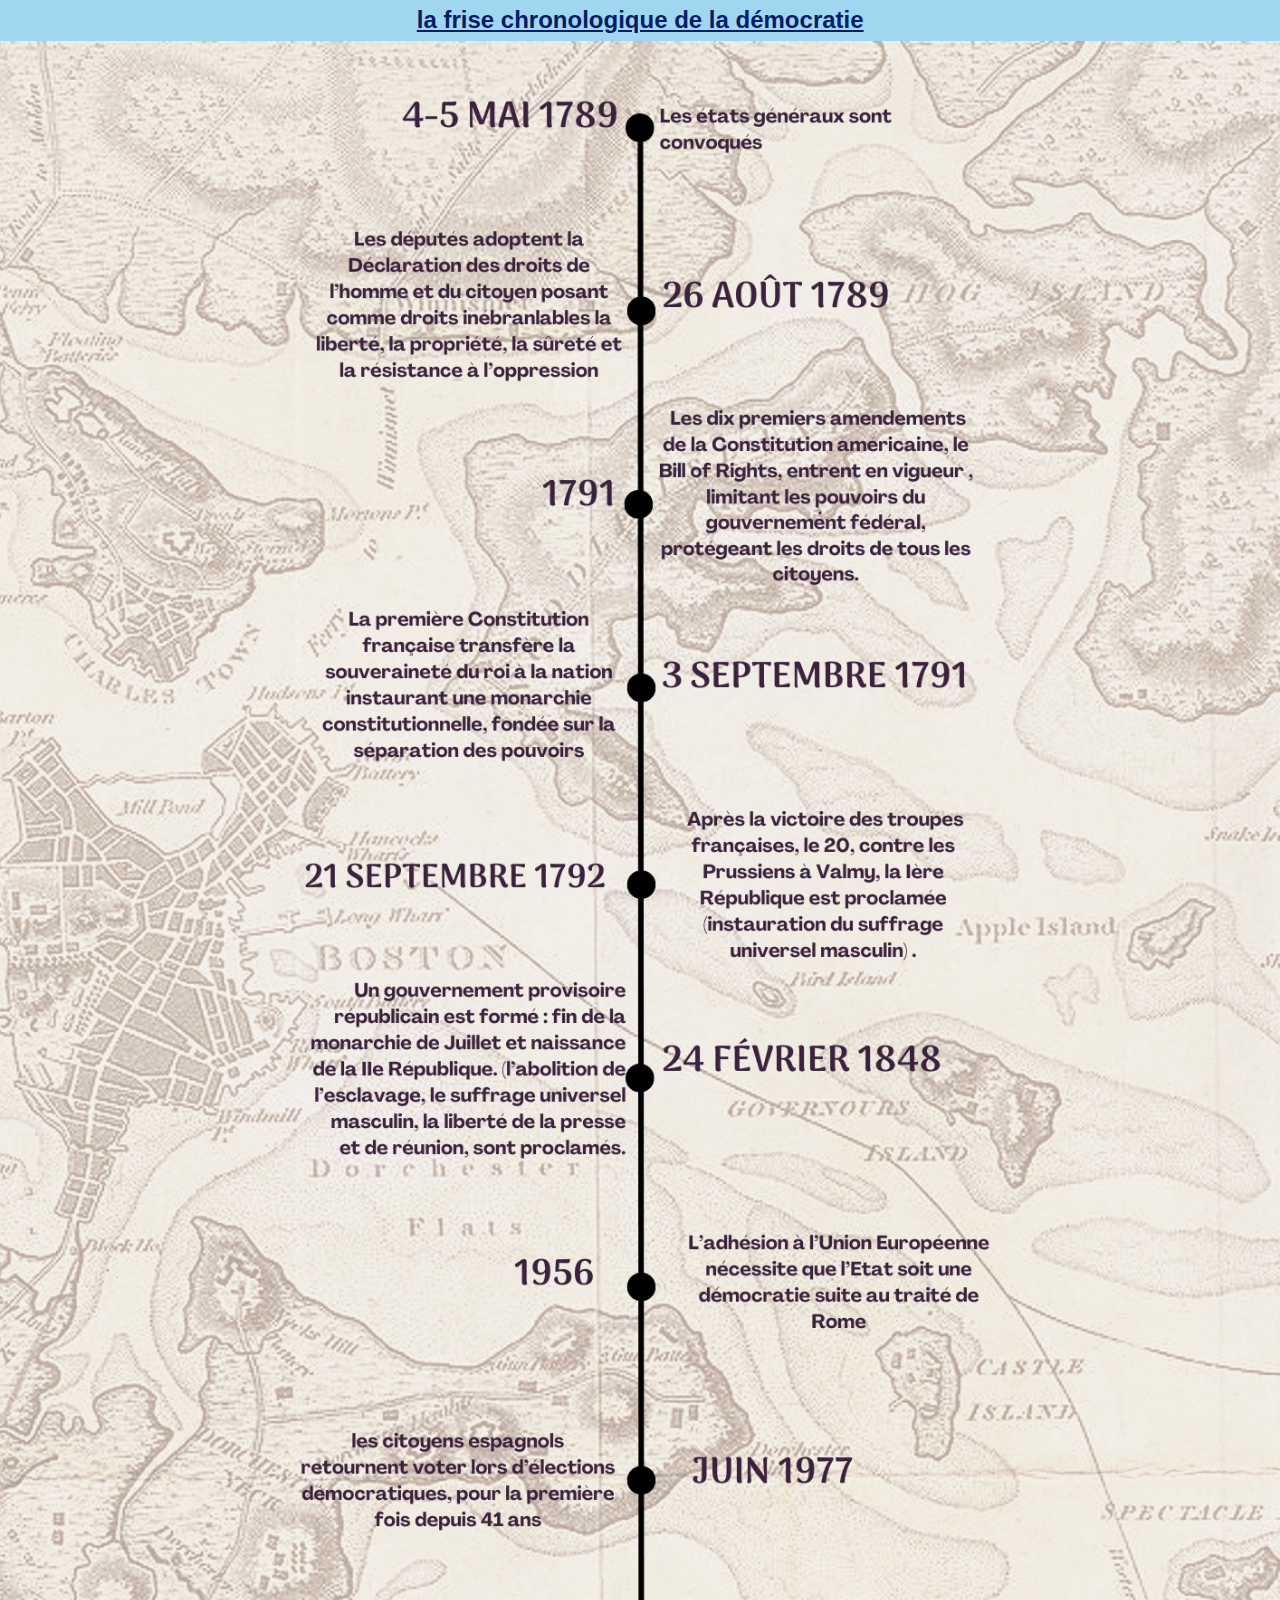
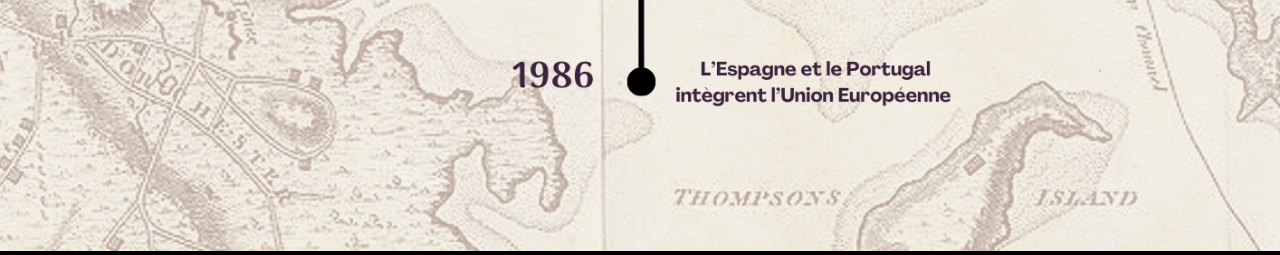
<file: index.html>
<!DOCTYPE html>
<html lang="fr">
<head>
  <meta charset="UTF-8">
  <meta name="viewport" content="width=device-width, initial-scale=1.0">
  <title>frise chronologique</title>
  <link rel="stylesheet" href="style.css">
  <script src="main.js"> </script>
</head>

<body>

  <header>
    <h1 id= "rectangle"  class = "titre"> la frise chronologique de la démocratie </h1>
  </header>
 
  <section>
    <img id="image_frise" src="chronologie.jpg" 
     />
  </section>

  </body>
</html>
</file>
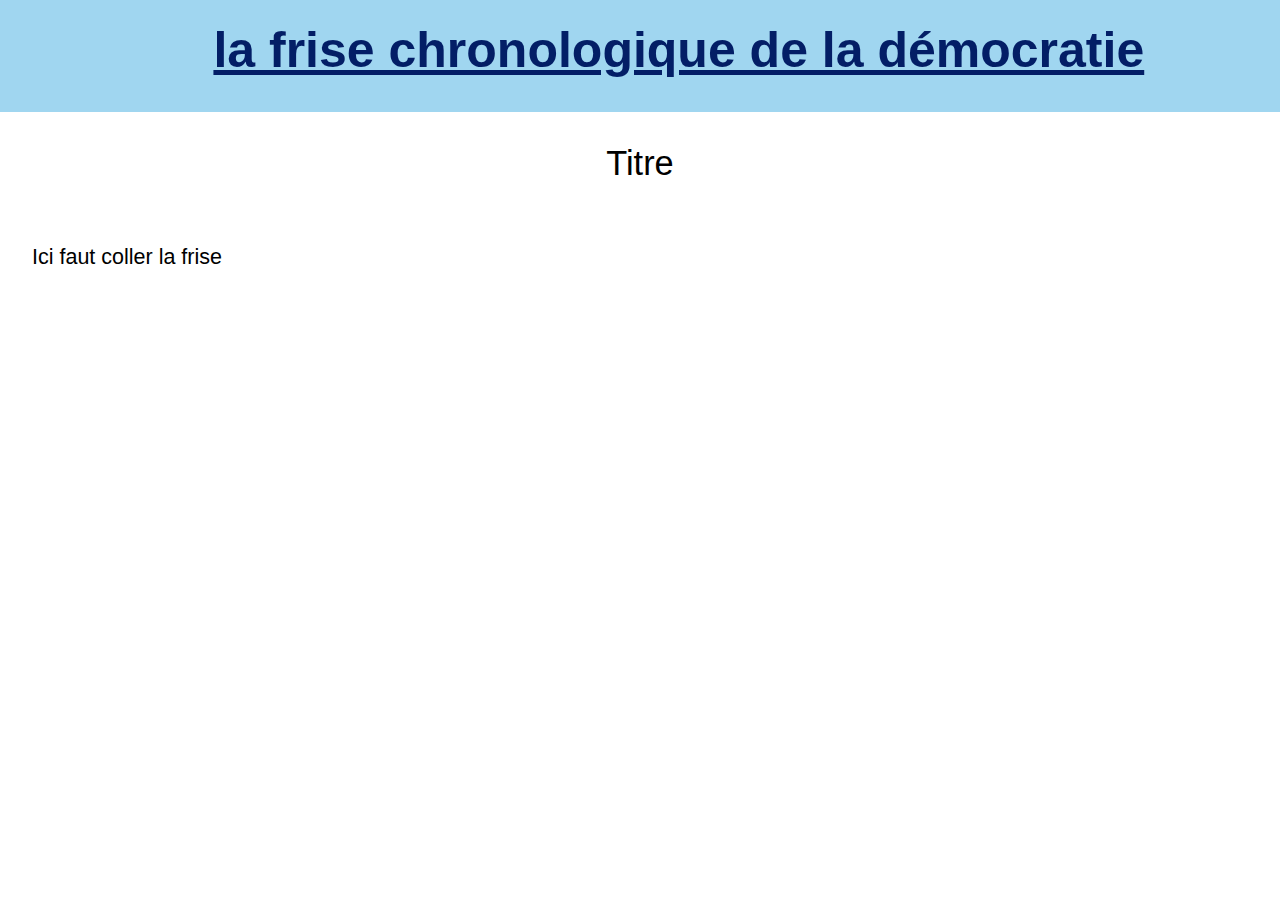
<file: index 1.html>
<!DOCTYPE html>
<html lang="fr">
<head>
  <meta charset="UTF-8">
  <meta name="viewport" content="width=device-width, initial-scale=1.0">
  <title>frise chronologique</title>
  <link rel="stylesheet" href="coucou.css">
  <script src="main.js"> </script>
</head>

<body>

  <button class="nuit" onclick="change()">Nuit</button>
  <button class="jour" onclick="change1()">Jour</button>
  <header>
    <h1 id= "rectangle"  class = "titre"> la frise chronologique de la démocratie </h1>
    <h1 class = "image"></h1>
  </header>

  <section>
    <div id = "centre" class = "texte">Titre 
    <div class = "pavé"> Ici faut coller la frise </div>
    </div>
  </section>

  </body>
</html>
</file>
<file: style.css>
#rectangle{
    width  : 98.25%;
    background : rgb(160, 214, 240);
    margin: 0;
}

.titre{
    line-height : 75%;
    font-size: 150%; 
    color :rgb(3, 30, 102); 
    text-align: center;
    text-decoration: underline;
    padding: 0.89%;
    
}

#image_frise{
  width : 100%
}

body {/* barre du haut bien mise*/
  margin: 0;
  font-family: Arial, sans-serif;
  background-color: rgb(0, 0, 0);
  height : 100%
}
.fenêtre {/* centrer le tous */
  display: flex;
  justify-content: center;
  gap: 60px;
  background-color: #333;
  padding: 15px 0;
  transform: translate(0%, -145px);
}
.fêtre {/* Texte lisible  */
  text-decoration: none;
  color: white;
  font-size: 16px;
  padding: 10px 20px;
  background-color: #555;
  border-radius: 5px;
  transition: background-color 0.3s ease;
}

a:hover {
  color: rgb(201, 204, 9); /* Changer la couleur du texte au survol */
  transform: scale(1.2); /* Agrandit légèrement le texte */
  font-weight: bold; /* Met le texte en gras */
  text-shadow: 2px 2px 10px rgba(0, 0, 0, 0.5); /* Ombre portée autour du texte */
  background-color: rgba(0, 0, 0, 0.1); /* Fond semi-transparent */
  transform: rotate(3deg); /* Fait tourner le texte de 10 degrés */
}
a::after {
  content: '';
  position: absolute;
  bottom: 0;left: 0;
  width: 0;height: 3px;
  background-color: rgb(219, 216, 18); /* Couleur de la ligne */
  transition: width 0.3s ease;
}
a:hover::after {
  width: 100%; /* La ligne prend toute la largeur du texte */
}
</file>
<file: coucou.css>
.nuit {
  color: white;
  background-color: #555;
  border-radius: 10%;
  text-size-adjust: 10%;
  transform: translate(4500%, 125%);
  float: left;
  padding: 5px;
  text-align: center;
}
.jour {
  color: white;
  background-color: #555;
  border-radius: 10%;
  text-size-adjust: 10%;
  transform: translate(4000%, 125%);
  float: left;
  padding: 5px;
  text-align: center;
}

#rectangle{
    width  : 100%;
    height : 112px;
    background : rgb(160, 214, 240);
    margin: 0;
}

.titre{
    line-height : 100px;
    font-weight: 50px; 
    font-size: 50px; 
    color :rgb(3, 30, 102); 
    text-align: center;
    text-decoration: underline;
}



.texte{
    line-height : 180%;
    font-size: 215%; 
    color :rgb(0, 0, 0); 
    text-align: center;
}

.pavé{
  margin-top: 2.5%;
    font-size: 62.5%; 
    color :rgb(0, 0, 0); 
    padding-left: 2.5%; /*ceci sert à mettre un espace au début du texte*/
    text-align: left;      
    text-wrap: wrap;
}

body {/* barre du haut bien mise*/
  margin: 0;
  font-family: Arial, sans-serif;
  background-color: rgb(255, 255, 255);
  height : 100%
}
.fenêtre {/* centrer le tous */
  display: flex;
  justify-content: center;
  gap: 60px;
  background-color: #333;
  padding: 15px 0;
  transform: translate(0%, -145px);
}
.fêtre {/* Texte lisible  */
  text-decoration: none;
  color: white;
  font-size: 16px;
  padding: 10px 20px;
  background-color: #555;
  border-radius: 5px;
  transition: background-color 0.3s ease;
}

a:hover {
  color: rgb(201, 204, 9); /* Changer la couleur du texte au survol */
  transform: scale(1.2); /* Agrandit légèrement le texte */
  font-weight: bold; /* Met le texte en gras */
  text-shadow: 2px 2px 10px rgba(0, 0, 0, 0.5); /* Ombre portée autour du texte */
  background-color: rgba(0, 0, 0, 0.1); /* Fond semi-transparent */
  transform: rotate(3deg); /* Fait tourner le texte de 10 degrés */
}
a::after {
  content: '';
  position: absolute;
  bottom: 0;left: 0;
  width: 0;height: 3px;
  background-color: rgb(219, 216, 18); /* Couleur de la ligne */
  transition: width 0.3s ease;
}
a:hover::after {
  width: 100%; /* La ligne prend toute la largeur du texte */
}
</file>
